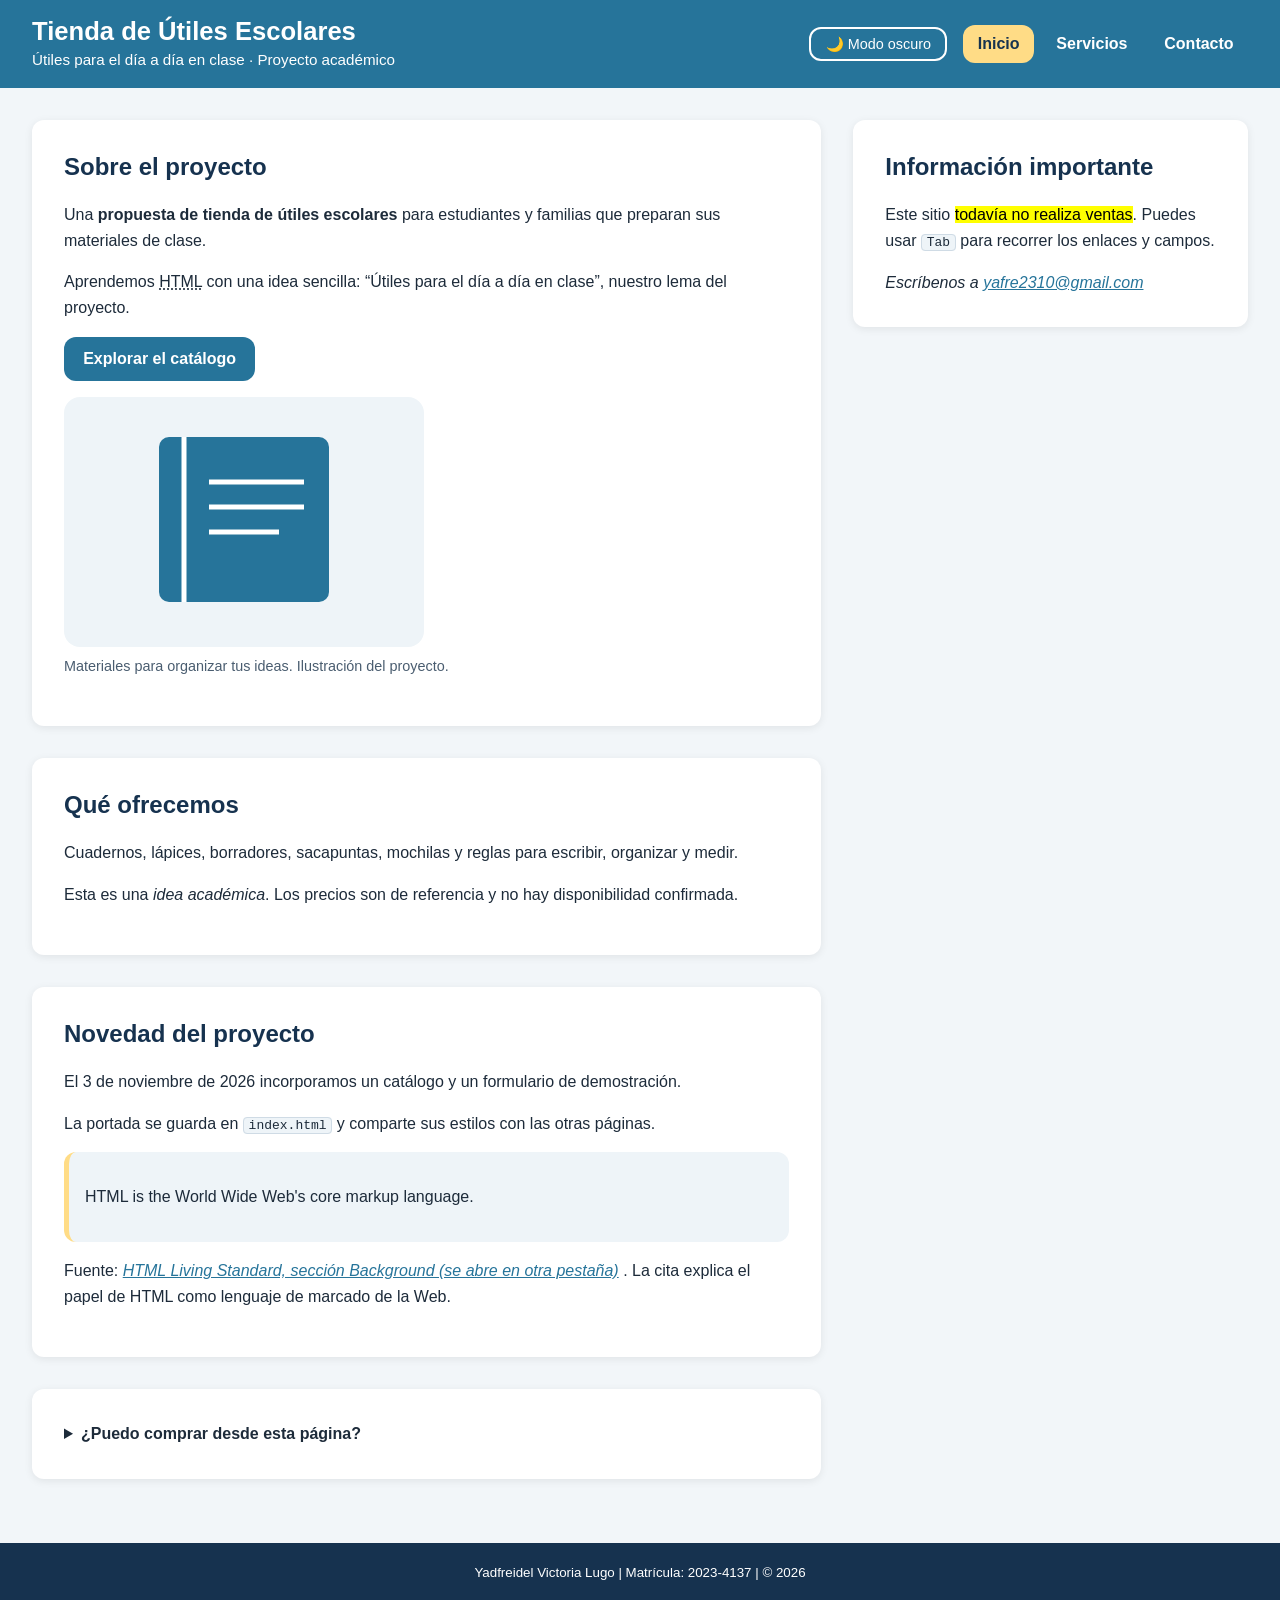
<file: index.html>
<!DOCTYPE html>
<html lang="es">
    <head>
        <meta charset="UTF-8">
        <meta name="viewport" content="width=device-width, initial-scale=1.0">
        <title>Inicio | Tienda de Útiles Escolares</title>
        <meta name="description" content="Proyecto académico de útiles escolares dirigido a estudiantes y sus familias.">
        <link rel="stylesheet" href="css/estilos.css">
        <script src="js/app.js" defer></script>
    </head>
    <body>
        <header class="encabezado">
            <div class="marca">
                <h1>Tienda de Útiles Escolares</h1>
                <p>Útiles para el día a día en clase · Proyecto académico</p>
            </div>
            <div class="botones-encabezado">
                <button type="button" class="boton-tema" id="boton-tema">🌙 Modo oscuro</button>
                <button type="button" class="boton-menu" id="boton-menu" aria-expanded="false" aria-controls="menu-principal" aria-label="Abrir o cerrar el menú">☰</button>
            </div>
            <nav class="menu" id="menu-principal" aria-label="Menú principal">
                <a href="index.html" aria-current="page">Inicio</a>
                <a href="servicios.html">Servicios</a>
                <a href="contacto.html">Contacto</a>
            </nav>
        </header>
        <div class="portada">
            <main>
                <section>
                    <h2>Sobre el proyecto</h2>
                    <p>Una <strong>propuesta de tienda de útiles escolares</strong> para estudiantes y familias que preparan sus materiales de clase.</p>
                    <p>Aprendemos <abbr title="Lenguaje de Marcado de Hipertexto">HTML</abbr> con una idea sencilla: <q>Útiles para el día a día en clase</q>, nuestro lema del proyecto.</p>
                    <a href="servicios.html" class="boton">Explorar el catálogo</a>
                    <figure>
                        <img src="imagenes/cuadernos.svg" alt="Ilustración de un cuaderno azul con líneas blancas" width="360" height="250">
                        <figcaption>Materiales para organizar tus ideas. Ilustración del proyecto.</figcaption>
                    </figure>
                </section>
                <section>
                    <h2>Qué ofrecemos</h2>
                    <p>Cuadernos, lápices, borradores, sacapuntas, mochilas y reglas para escribir, organizar y medir.</p>
                    <p>Esta es una <em>idea académica</em>. Los precios son de referencia y no hay disponibilidad confirmada.</p>
                </section>
                <article>
                    <h2>Novedad del proyecto</h2>
                    <p>El <time datetime="2026-11-03">3 de noviembre de 2026</time> incorporamos un catálogo y un formulario de demostración.</p>
                    <p>La portada se guarda en <code>index.html</code> y comparte sus estilos con las otras páginas.</p>
                    <blockquote cite="https://html.spec.whatwg.org/multipage/introduction.html#background">
                        <p lang="en">HTML is the World Wide Web's core markup language.</p>
                    </blockquote>
                    <p>Fuente: <cite>
                            <a href="https://html.spec.whatwg.org/multipage/introduction.html#background" target="_blank" rel="noopener">HTML Living Standard, sección Background (se abre en otra pestaña)</a>
                        </cite>. La cita explica el papel de HTML como lenguaje de marcado de la Web.</p>
                </article>
                <details>
                    <summary>¿Puedo comprar desde esta página?</summary>
                    <p>Por ahora no. El catálogo y el formulario sirven para aprender HTML, CSS y JavaScript.</p>
                </details>
            </main>
            <aside>
                <h2>Información importante</h2>
                <p>Este sitio <mark>todavía no realiza ventas</mark>. Puedes usar <kbd>Tab</kbd> para recorrer los enlaces y campos.</p>
                <address>
                    Escríbenos a <a href="mailto:yafre2310@gmail.com">yafre2310@gmail.com</a>
                </address>
            </aside>
        </div>
        <footer>
            <p>
                <small>Yadfreidel Victoria Lugo | Matrícula: 2023-4137 | © <span id="anio">2026</span></small>
            </p>
        </footer>
        <button type="button" class="boton-arriba" id="boton-arriba" aria-label="Volver arriba">↑</button>
    </body>
</html>
</file>
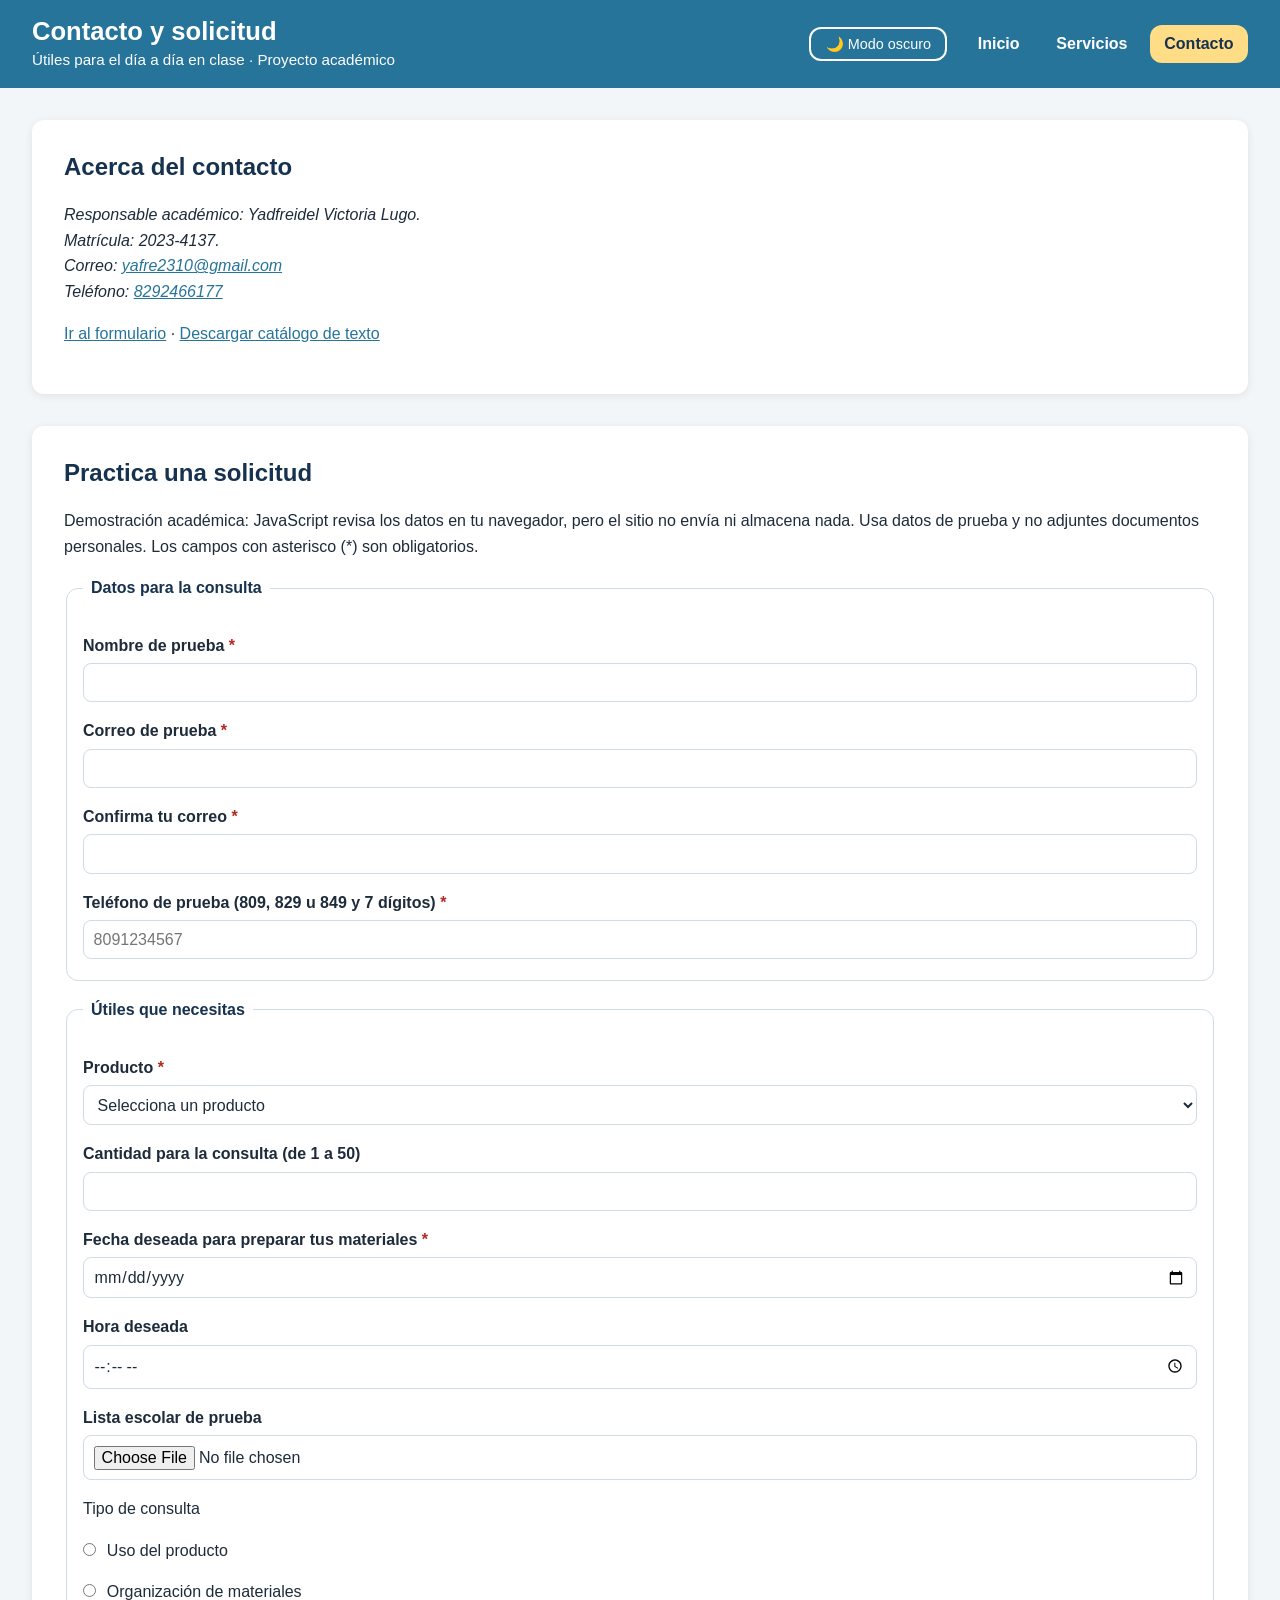
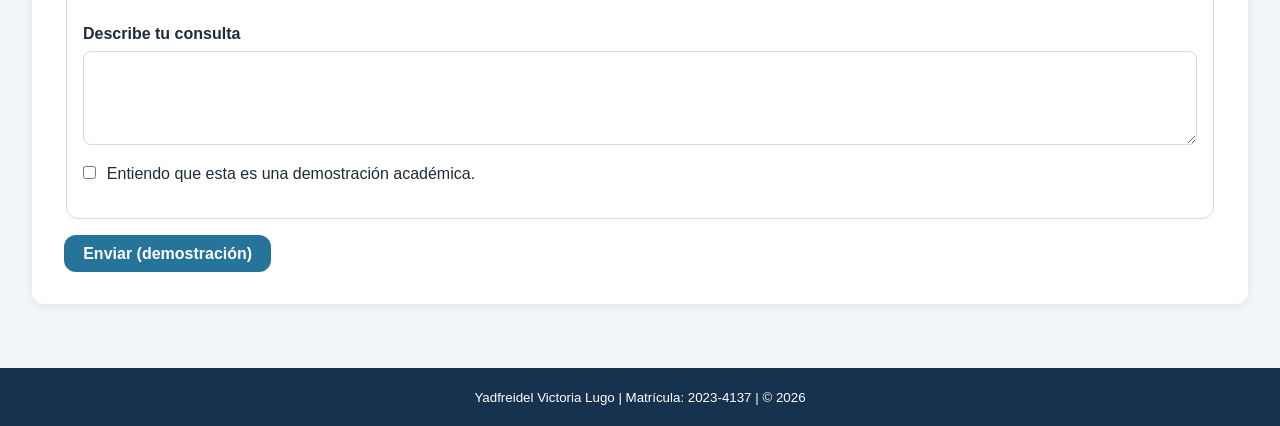
<file: contacto.html>
<!DOCTYPE html>
<html lang="es">
    <head>
        <meta charset="UTF-8">
        <meta name="viewport" content="width=device-width, initial-scale=1.0">
        <title>Contacto y solicitud | Tienda de Útiles Escolares</title>
        <meta name="description" content="Formulario académico para practicar una consulta sobre útiles escolares sin enviar ni almacenar datos.">
        <link rel="stylesheet" href="css/estilos.css">
        <script src="js/app.js" defer></script>
    </head>
    <body>
        <header class="encabezado">
            <div class="marca">
                <h1>Contacto y solicitud</h1>
                <p>Útiles para el día a día en clase · Proyecto académico</p>
            </div>
            <div class="botones-encabezado">
                <button type="button" class="boton-tema" id="boton-tema">🌙 Modo oscuro</button>
                <button type="button" class="boton-menu" id="boton-menu" aria-expanded="false" aria-controls="menu-principal" aria-label="Abrir o cerrar el menú">☰</button>
            </div>
            <nav class="menu" id="menu-principal" aria-label="Menú principal">
                <a href="index.html">Inicio</a>
                <a href="servicios.html">Servicios</a>
                <a href="contacto.html" aria-current="page">Contacto</a>
            </nav>
        </header>
        <main>
            <section>
                <h2>Acerca del contacto</h2>
                <address>
                    Responsable académico: Yadfreidel Victoria Lugo.<br>
                    Matrícula: 2023-4137.<br>
                    Correo: <a href="mailto:yafre2310@gmail.com">yafre2310@gmail.com</a>
                    <br>
                    Teléfono: <a href="tel:8292466177">8292466177</a>
                </address>
                <p>
                    <a href="#solicitud">Ir al formulario</a> · <a href="catalogo.txt" download>Descargar catálogo de texto</a>
                </p>
            </section>
            <section id="solicitud">
                <h2>Practica una solicitud</h2>
                <p id="aviso">Demostración académica: JavaScript revisa los datos en tu navegador, pero el sitio no envía ni almacena nada. Usa datos de prueba y no adjuntes documentos personales. Los campos con asterisco (*) son obligatorios.</p>
                <form id="formulario" novalidate aria-describedby="aviso">
                    <fieldset>
                        <legend>Datos para la consulta</legend>
                        <label for="nombre" class="requerido">Nombre de prueba</label>
                        <input type="text" id="nombre" name="nombre" required minlength="3" aria-describedby="error-nombre">
                        <span class="error" id="error-nombre"></span>
                        <label for="correo" class="requerido">Correo de prueba</label>
                        <input type="email" id="correo" name="correo" required aria-describedby="error-correo">
                        <span class="error" id="error-correo"></span>
                        <label for="confirmar-correo" class="requerido">Confirma tu correo</label>
                        <input type="email" id="confirmar-correo" name="confirmar-correo" required aria-describedby="error-confirmar-correo">
                        <span class="error" id="error-confirmar-correo"></span>
                        <label for="telefono" class="requerido">Teléfono de prueba (809, 829 u 849 y 7 dígitos)</label>
                        <input type="tel" id="telefono" name="telefono" placeholder="8091234567" required pattern="(809|829|849)[0-9]{7}" aria-describedby="error-telefono">
                        <span class="error" id="error-telefono"></span>
                    </fieldset>
                    <fieldset>
                        <legend>Útiles que necesitas</legend>
                        <label for="producto" class="requerido">Producto</label>
                        <select id="producto" name="producto" required aria-describedby="error-producto">
                            <option value="">Selecciona un producto</option>
                            <optgroup label="Escritura">
                                <option value="cuaderno">Cuaderno</option>
                                <option value="lapiz">Lápiz</option>
                                <option value="borrador">Borrador</option>
                                <option value="sacapuntas">Sacapuntas</option>
                            </optgroup>
                            <optgroup label="Organización y medición">
                                <option value="mochila">Mochila</option>
                                <option value="regla">Regla</option>
                            </optgroup>
                        </select>
                        <span class="error" id="error-producto"></span>
                        <label for="cantidad">Cantidad para la consulta (de 1 a 50)</label>
                        <input type="number" id="cantidad" name="cantidad" min="1" max="50" aria-describedby="error-cantidad">
                        <span class="error" id="error-cantidad"></span>
                        <label for="fecha" class="requerido">Fecha deseada para preparar tus materiales</label>
                        <input type="date" id="fecha" name="fecha" required aria-describedby="error-fecha">
                        <span class="error" id="error-fecha"></span>
                        <label for="hora">Hora deseada</label>
                        <input type="time" id="hora" name="hora">
                        <label for="archivo">Lista escolar de prueba</label>
                        <input type="file" id="archivo" name="archivo">
                        <p>Tipo de consulta</p>
                        <p>
                            <input type="radio" id="uso" name="consulta" value="uso">
                            <label for="uso">Uso del producto</label>
                        </p>
                        <p>
                            <input type="radio" id="organizacion" name="consulta" value="organizacion">
                            <label for="organizacion">Organización de materiales</label>
                        </p>
                        <label for="mensaje">Describe tu consulta</label>
                        <textarea id="mensaje" name="mensaje" rows="4"></textarea>
                        <p>
                            <input type="checkbox" id="demostracion" name="demostracion">
                            <label for="demostracion">Entiendo que esta es una demostración académica.</label>
                        </p>
                    </fieldset>
                    <button type="submit" class="boton">Enviar (demostración)</button>
                </form>
                <div class="mensaje-exito" id="mensaje-exito" aria-live="polite"></div>
            </section>
        </main>
        <footer>
            <p>
                <small>Yadfreidel Victoria Lugo | Matrícula: 2023-4137 | © <span id="anio">2026</span></small>
            </p>
        </footer>
        <button type="button" class="boton-arriba" id="boton-arriba" aria-label="Volver arriba">↑</button>
    </body>
</html>
</file>
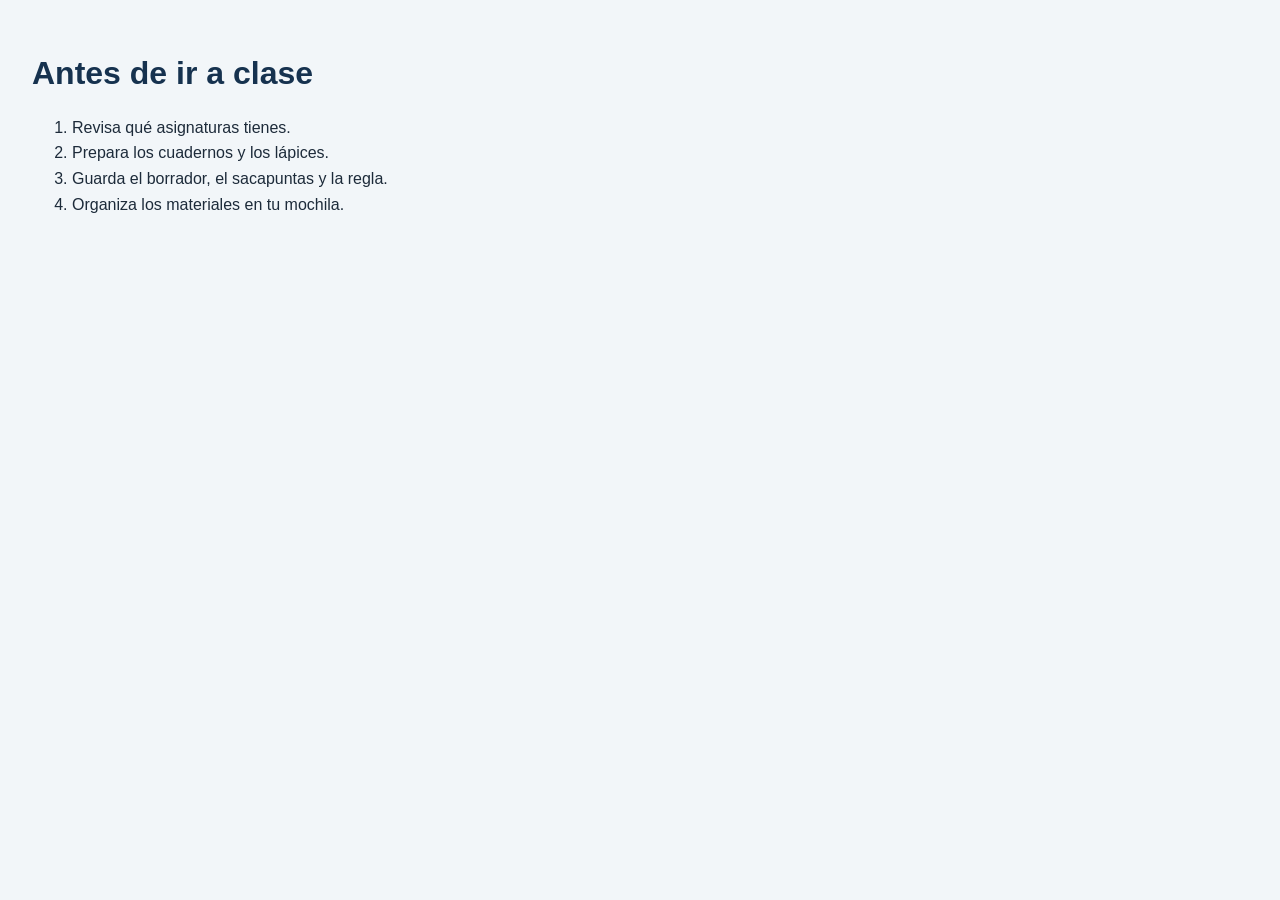
<file: guia.html>
<!DOCTYPE html>
<html lang="es">
    <head>
        <meta charset="UTF-8">
        <meta name="viewport" content="width=device-width, initial-scale=1.0">
        <title>Guía de preparación escolar</title>
        <meta name="description" content="Guía corta con los pasos para preparar los útiles escolares antes de ir a clase.">
        <link rel="stylesheet" href="css/estilos.css">
        <script src="js/app.js" defer></script>
    </head>
    <body>
        <main>
            <h1>Antes de ir a clase</h1>
            <ol>
                <li>Revisa qué asignaturas tienes.</li>
                <li>Prepara los cuadernos y los lápices.</li>
                <li>Guarda el borrador, el sacapuntas y la regla.</li>
                <li>Organiza los materiales en tu mochila.</li>
            </ol>
        </main>
    </body>
</html>
</file>
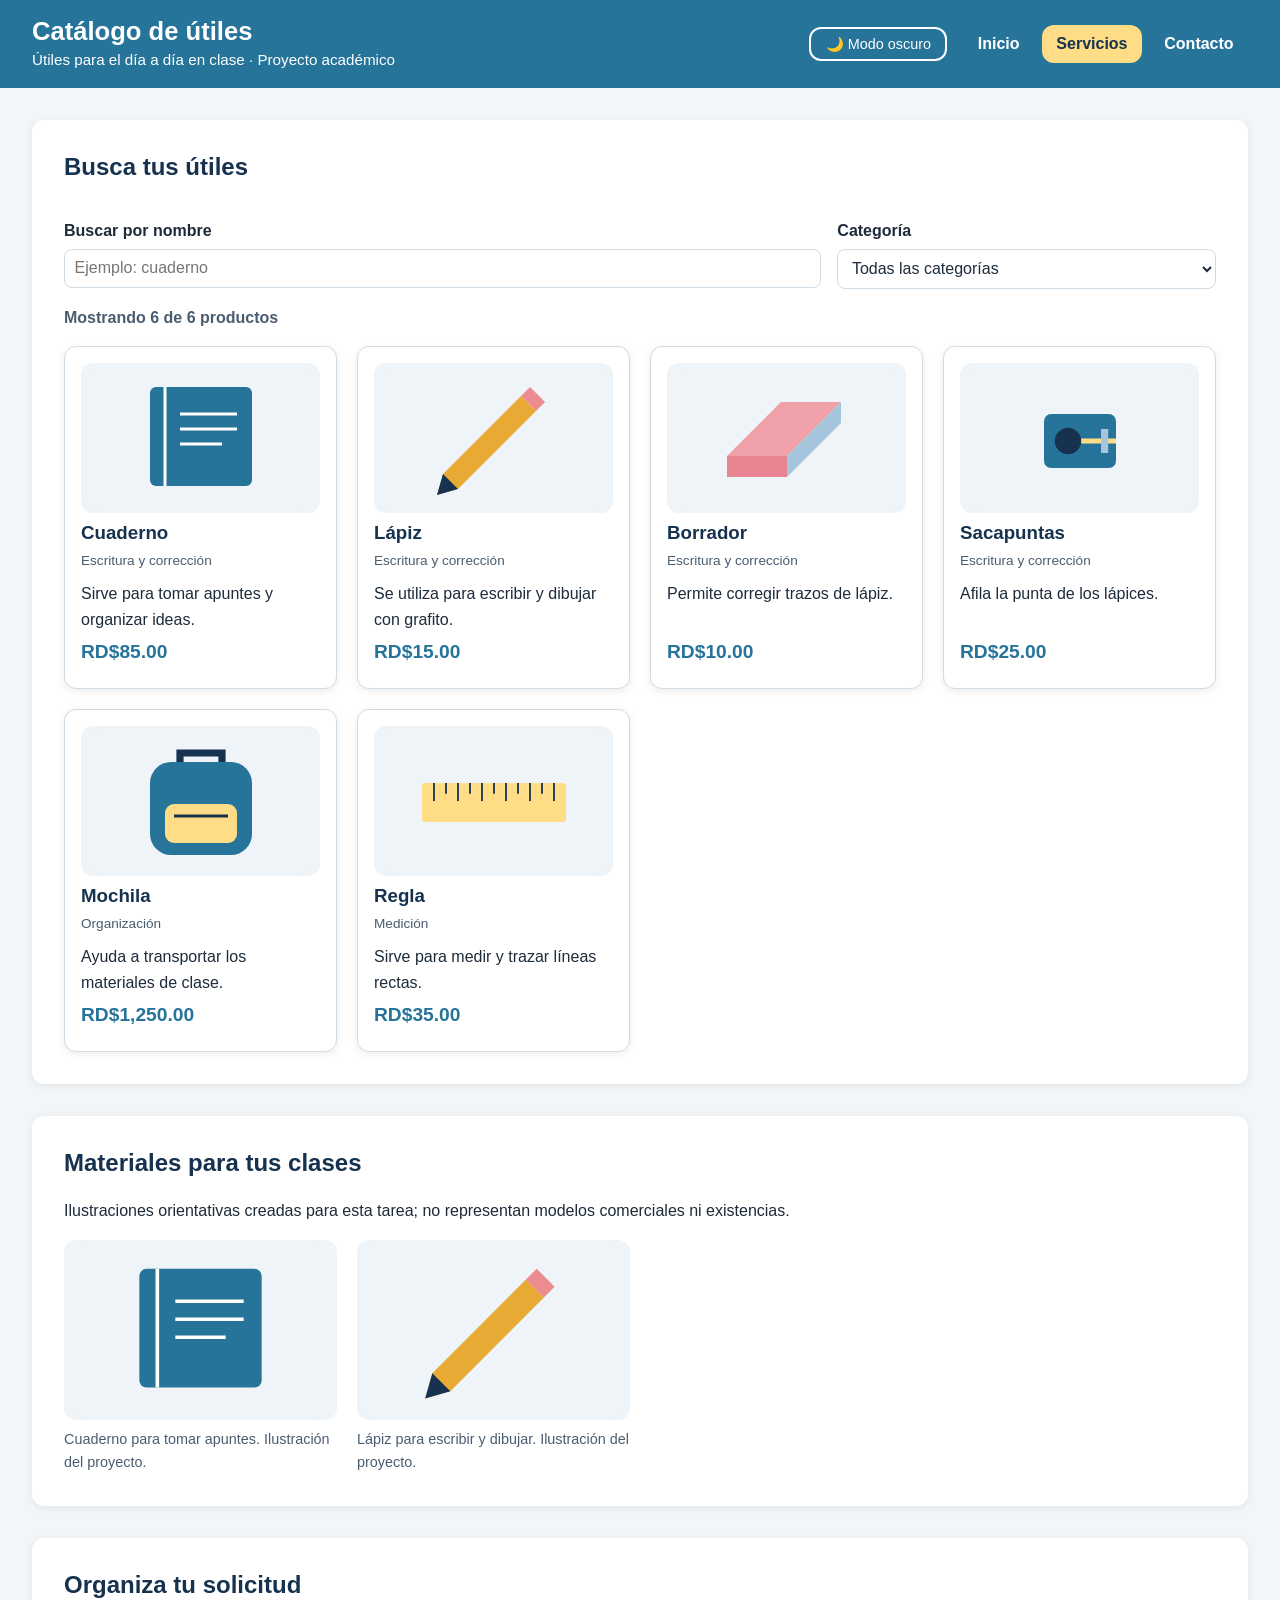
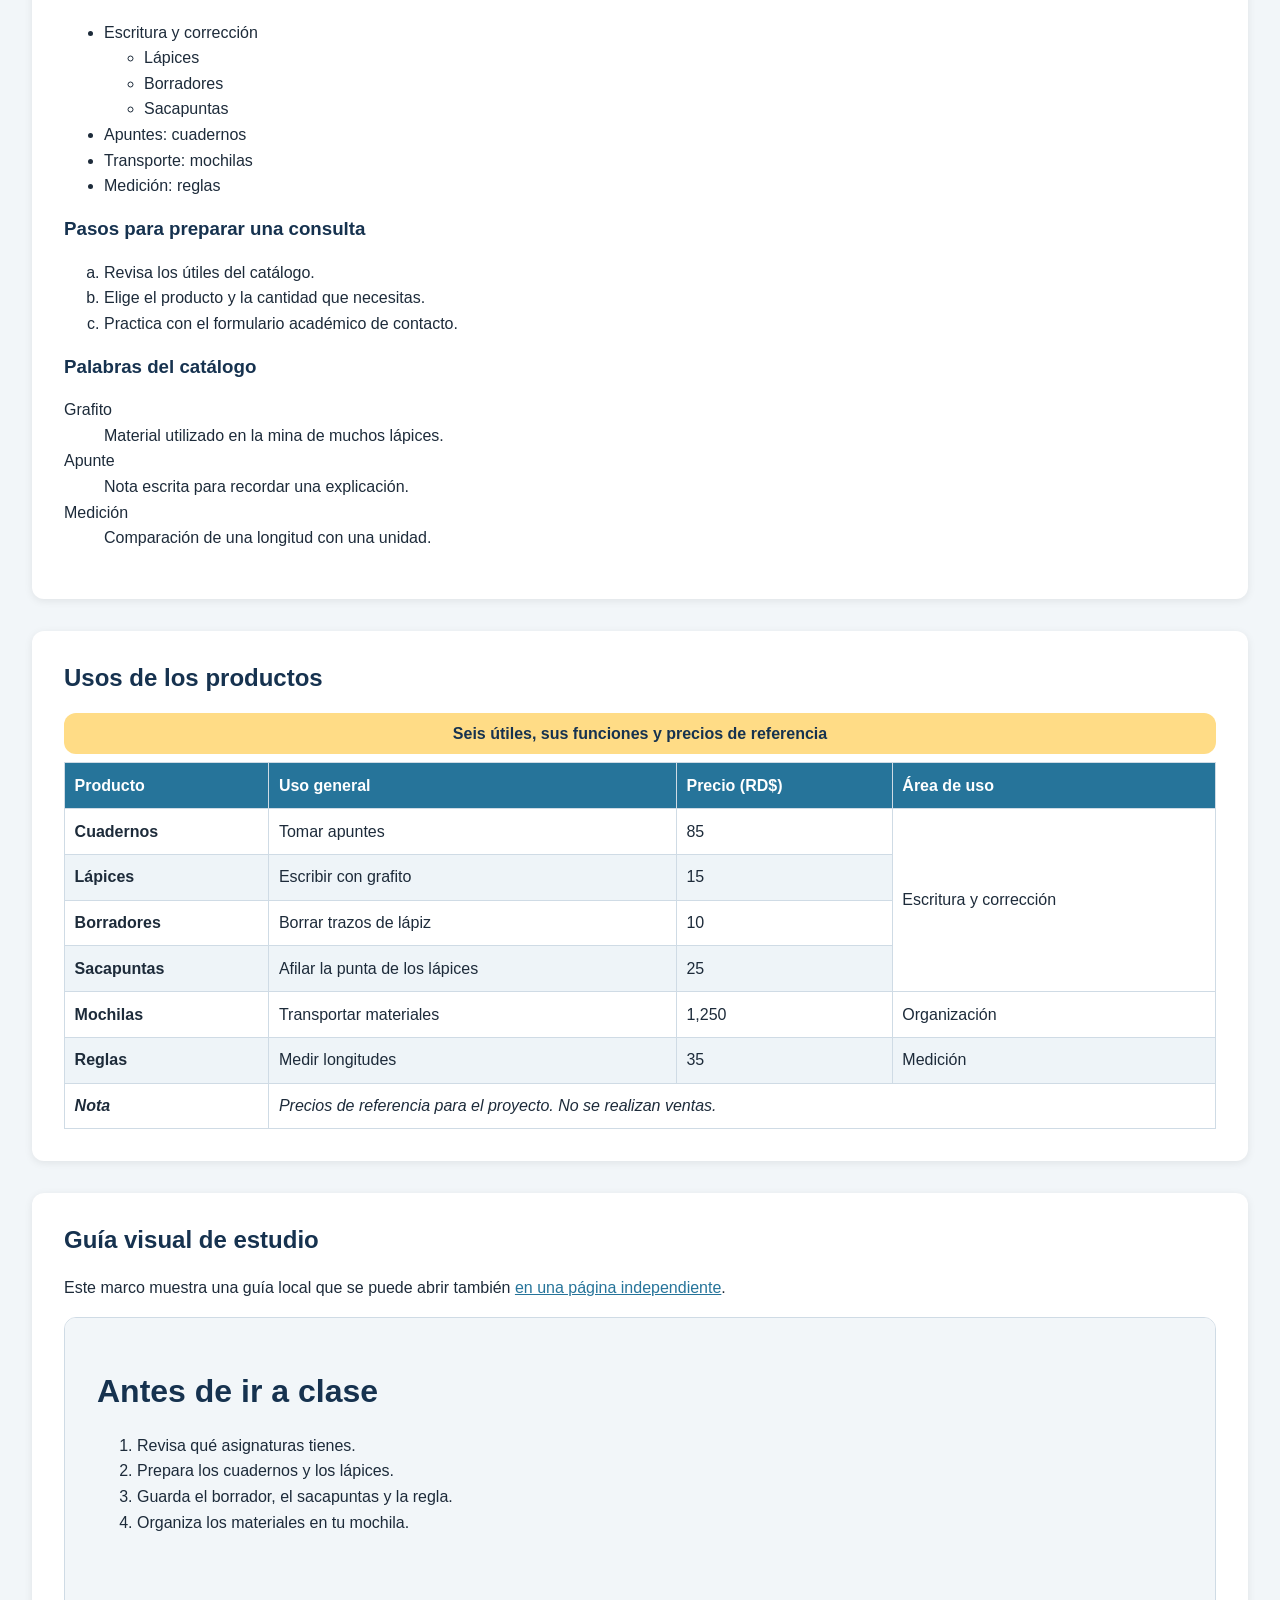
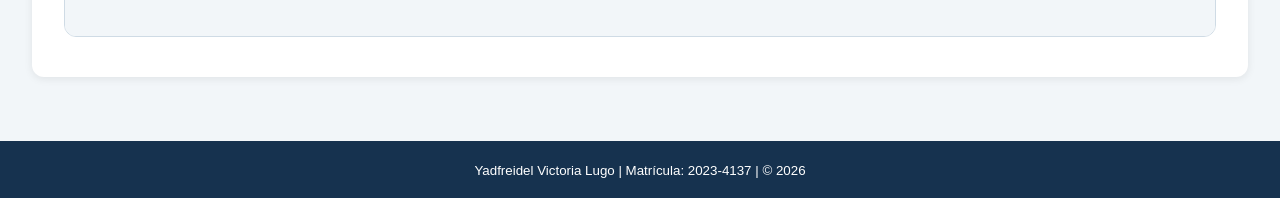
<file: servicios.html>
<!DOCTYPE html>
<html lang="es">
    <head>
        <meta charset="UTF-8">
        <meta name="viewport" content="width=device-width, initial-scale=1.0">
        <title>Catálogo de útiles | Tienda de Útiles Escolares</title>
        <meta name="description" content="Catálogo educativo de seis útiles escolares con precios de referencia, sus usos y una guía para solicitar información.">
        <link rel="stylesheet" href="css/estilos.css">
        <script src="js/app.js" defer></script>
    </head>
    <body>
        <header class="encabezado">
            <div class="marca">
                <h1>Catálogo de útiles</h1>
                <p>Útiles para el día a día en clase · Proyecto académico</p>
            </div>
            <div class="botones-encabezado">
                <button type="button" class="boton-tema" id="boton-tema">🌙 Modo oscuro</button>
                <button type="button" class="boton-menu" id="boton-menu" aria-expanded="false" aria-controls="menu-principal" aria-label="Abrir o cerrar el menú">☰</button>
            </div>
            <nav class="menu" id="menu-principal" aria-label="Menú principal">
                <a href="index.html">Inicio</a>
                <a href="servicios.html" aria-current="page">Servicios</a>
                <a href="contacto.html">Contacto</a>
            </nav>
        </header>
        <main>
            <section>
                <h2>Busca tus útiles</h2>
                <div class="filtros">
                    <p class="filtro">
                        <label for="buscador">Buscar por nombre</label>
                        <input type="search" id="buscador" name="buscador" placeholder="Ejemplo: cuaderno">
                    </p>
                    <p class="filtro">
                        <label for="filtro-categoria">Categoría</label>
                        <select id="filtro-categoria" name="filtro-categoria">
                            <option value="todas">Todas las categorías</option>
                            <option value="Escritura y corrección">Escritura y corrección</option>
                            <option value="Organización">Organización</option>
                            <option value="Medición">Medición</option>
                        </select>
                    </p>
                </div>
                <p class="contador" id="contador" aria-live="polite"></p>
                <p class="sin-resultados" id="sin-resultados" hidden>No encontramos productos con esa búsqueda. Prueba con otra palabra o elige «Todas las categorías».</p>
                <div class="tarjetas" id="tarjetas"></div>
            </section>
            <section>
                <h2>Materiales para tus clases</h2>
                <p>Ilustraciones orientativas creadas para esta tarea; no representan modelos comerciales ni existencias.</p>
                <div class="galeria">
                    <figure>
                        <img src="imagenes/cuadernos.svg" alt="Cuaderno azul con líneas blancas en la portada" width="360" height="250">
                        <figcaption>Cuaderno para tomar apuntes. Ilustración del proyecto.</figcaption>
                    </figure>
                    <figure>
                        <img src="imagenes/lapices.svg" alt="Lápiz amarillo con punta oscura y borrador rosado" width="360" height="250">
                        <figcaption>Lápiz para escribir y dibujar. Ilustración del proyecto.</figcaption>
                    </figure>
                </div>
            </section>
            <section>
                <h2>Organiza tu solicitud</h2>
                <ul>
                    <li>Escritura y corrección<ul>
                            <li>Lápices</li>
                            <li>Borradores</li>
                            <li>Sacapuntas</li>
                        </ul>
                    </li>
                    <li>Apuntes: cuadernos</li>
                    <li>Transporte: mochilas</li>
                    <li>Medición: reglas</li>
                </ul>
                <h3>Pasos para preparar una consulta</h3>
                <ol type="a">
                    <li>Revisa los útiles del catálogo.</li>
                    <li>Elige el producto y la cantidad que necesitas.</li>
                    <li>Practica con el formulario académico de contacto.</li>
                </ol>
                <h3>Palabras del catálogo</h3>
                <dl>
                    <dt>Grafito</dt>
                    <dd>Material utilizado en la mina de muchos lápices.</dd>
                    <dt>Apunte</dt>
                    <dd>Nota escrita para recordar una explicación.</dd>
                    <dt>Medición</dt>
                    <dd>Comparación de una longitud con una unidad.</dd>
                </dl>
            </section>
            <section>
                <h2>Usos de los productos</h2>
                <div class="tabla-contenedor">
                    <table>
                        <caption>Seis útiles, sus funciones y precios de referencia</caption>
                        <thead>
                            <tr>
                                <th scope="col">Producto</th>
                                <th scope="col">Uso general</th>
                                <th scope="col">Precio (RD$)</th>
                                <th scope="col">Área de uso</th>
                            </tr>
                        </thead>
                        <tbody>
                            <tr>
                                <th scope="row">Cuadernos</th>
                                <td>Tomar apuntes</td>
                                <td>85</td>
                                <td rowspan="4">Escritura y corrección</td>
                            </tr>
                            <tr>
                                <th scope="row">Lápices</th>
                                <td>Escribir con grafito</td>
                                <td>15</td>
                            </tr>
                            <tr>
                                <th scope="row">Borradores</th>
                                <td>Borrar trazos de lápiz</td>
                                <td>10</td>
                            </tr>
                            <tr>
                                <th scope="row">Sacapuntas</th>
                                <td>Afilar la punta de los lápices</td>
                                <td>25</td>
                            </tr>
                            <tr>
                                <th scope="row">Mochilas</th>
                                <td>Transportar materiales</td>
                                <td>1,250</td>
                                <td>Organización</td>
                            </tr>
                            <tr>
                                <th scope="row">Reglas</th>
                                <td>Medir longitudes</td>
                                <td>35</td>
                                <td>Medición</td>
                            </tr>
                        </tbody>
                        <tfoot>
                            <tr>
                                <th scope="row">Nota</th>
                                <td colspan="3">Precios de referencia para el proyecto. No se realizan ventas.</td>
                            </tr>
                        </tfoot>
                    </table>
                </div>
            </section>
            <section>
                <h2>Guía visual de estudio</h2>
                <p>Este marco muestra una guía local que se puede abrir también <a href="guia.html">en una página independiente</a>.</p>
                <iframe src="guia.html" title="Guía para preparar los útiles antes de clase" loading="lazy"></iframe>
            </section>
        </main>
        <footer>
            <p>
                <small>Yadfreidel Victoria Lugo | Matrícula: 2023-4137 | © <span id="anio">2026</span></small>
            </p>
        </footer>
        <button type="button" class="boton-arriba" id="boton-arriba" aria-label="Volver arriba">↑</button>
    </body>
</html>
</file>
<file: css/estilos.css>
/* =========================================================
   Hoja de estilos de la Tienda de Útiles Escolares
   Autora del proyecto: Yadfreidel Victoria Lugo (2023-4137)
   Una sola hoja para todas las páginas.
   ========================================================= */


/* 1. Variables
   ---------------------------------------------------------
   Guardamos los colores, la fuente, los espacios y el radio
   en un solo lugar. Luego los usamos con var(--nombre).
   Si cambiamos un valor aquí, cambia en toda la página. */
:root {
    /* Colores (tomados de las ilustraciones del proyecto) */
    --color-primario: #26749a;
    --color-oscuro: #16324f;
    --color-acento: #ffdc86;
    --color-fondo: #f2f6f9;
    --color-superficie: #ffffff;
    --color-texto: #1d2b3a;
    --color-texto-suave: #4a5d70;
    --color-borde: #cfdbe5;
    --color-fila: #eef4f8;
    --color-error: #b3261e;
    --color-exito: #1e7a3c;
    --color-titulos: #16324f;
    /* Color del texto que va encima del color primario (botones) */
    --color-sobre-primario: #ffffff;

    /* Colores del encabezado y del pie */
    --color-encabezado: #26749a;
    --color-texto-encabezado: #ffffff;
    --color-pie: #16324f;

    /* Fuente con respaldo: si no existe Poppins, usa Arial */
    --fuente: "Poppins", Arial, sans-serif;

    /* Espacios */
    --espacio: 1rem;
    --espacio-grande: 2rem;

    /* Bordes redondeados y sombra */
    --radio: 12px;
    --sombra: 0 2px 8px rgba(0, 0, 0, 0.08);

    /* Ancho máximo del contenido */
    --ancho-maximo: 1400px;

    /* Fondo detrás de las ilustraciones. Es el mismo color que traen
       los SVG, así el espacio sobrante no se nota. No cambia en modo
       oscuro porque las ilustraciones siempre son claras. */
    --color-fondo-imagen: #eef4f8;
}


/* 2. Base
   ---------------------------------------------------------
   Reglas generales para todas las etiquetas. */

/* Hace que el padding y el borde se cuenten dentro del ancho */
* {
    box-sizing: border-box;
}

/* El body es una columna: header arriba, contenido, footer abajo */
body {
    margin: 0;
    min-height: 100vh;
    display: flex;
    flex-direction: column;
    font-family: var(--fuente);
    line-height: 1.6;
    color: var(--color-texto);
    background-color: var(--color-fondo);
}

h1,
h2,
h3 {
    line-height: 1.25;
    color: var(--color-titulos);
}

h2 {
    margin-top: 0;
}

a {
    color: var(--color-primario);
}

/* Las imágenes y marcos nunca son más anchos que su contenedor */
img,
iframe,
video {
    max-width: 100%;
}

img {
    height: auto;
}

figure {
    margin: var(--espacio) 0;
}

figcaption {
    font-size: 0.9rem;
    color: var(--color-texto-suave);
}

blockquote {
    margin: var(--espacio) 0;
    padding: var(--espacio);
    border-left: 5px solid var(--color-acento);
    background-color: var(--color-fila);
    border-radius: var(--radio);
}

code,
kbd {
    padding: 0 0.3rem;
    border: 1px solid var(--color-borde);
    border-radius: 4px;
    background-color: var(--color-fila);
}


/* 3. Header y menú
   ---------------------------------------------------------
   Usamos Flexbox para poner el título, los botones y el menú
   en una misma fila. */
.encabezado {
    display: flex;
    flex-wrap: wrap;
    justify-content: space-between;
    align-items: center;
    gap: var(--espacio);
    padding: var(--espacio) var(--espacio-grande);
    background-color: var(--color-encabezado);
    color: var(--color-texto-encabezado);
}

/* La marca ocupa todo el espacio libre y empuja lo demás a la derecha */
.marca {
    flex: 1;
}

/* Selector descendiente: el h1 y el p que están DENTRO de .marca */
.marca h1 {
    margin: 0;
    font-size: 1.6rem;
    color: var(--color-texto-encabezado);
}

.marca p {
    margin: 0;
    font-size: 0.95rem;
}

.botones-encabezado {
    display: flex;
    align-items: center;
    gap: 0.5rem;
}

/* El menú: los tres enlaces en fila */
.menu {
    display: flex;
    align-items: center;
    gap: 0.5rem;
}

.menu a {
    padding: 0.4rem 0.9rem;
    border-radius: var(--radio);
    color: var(--color-texto-encabezado);
    text-decoration: none;
    font-weight: bold;
}

/* Selector de atributo: el enlace de la página actual */
.menu a[aria-current="page"] {
    background-color: var(--color-acento);
    color: var(--color-oscuro);
}

/* Botón de modo oscuro */
.boton-tema {
    padding: 0.4rem 0.9rem;
    border: 2px solid var(--color-texto-encabezado);
    border-radius: var(--radio);
    background-color: transparent;
    color: var(--color-texto-encabezado);
    font-family: var(--fuente);
    font-size: 0.9rem;
    cursor: pointer;
}

/* Botón hamburguesa: en escritorio no se ve (aparece en móvil) */
.boton-menu {
    display: none;
    padding: 0.2rem 0.7rem;
    border: 2px solid var(--color-texto-encabezado);
    border-radius: var(--radio);
    background-color: transparent;
    color: var(--color-texto-encabezado);
    font-size: 1.4rem;
    cursor: pointer;
}


/* 4. Layout
   ---------------------------------------------------------
   Cómo se reparte el espacio de la página. */

/* El contenido principal crece (flex: 1) para empujar el footer abajo.
   Ocupa todo el ancho (100%) hasta un máximo de 1400px, centrado
   con margin auto y con 32px (2rem) de espacio a cada lado. */
main {
    flex: 1;
    width: 100%;
    max-width: var(--ancho-maximo);
    margin: 0 auto;
    padding: var(--espacio-grande);
}

/* Cada bloque del contenido parece una tarjeta blanca */
main section,
main article,
aside,
details {
    margin-bottom: var(--espacio-grande);
    padding: var(--espacio-grande);
    background-color: var(--color-superficie);
    border-radius: var(--radio);
    box-shadow: var(--sombra);
}

/* Portada (index.html): main y aside en dos columnas con Grid.
   La primera columna mide el doble que la segunda (2fr y 1fr). */
.portada {
    flex: 1;
    display: grid;
    grid-template-columns: 2fr 1fr;
    gap: var(--espacio-grande);
    width: 100%;
    max-width: var(--ancho-maximo);
    margin: 0 auto;
    padding: var(--espacio-grande);
}

/* Dentro de la portada, main ya no necesita su propio margen ni ancho */
.portada main {
    padding: 0;
}

/* El aside se queda arriba de su columna y no se estira */
.portada aside {
    align-self: start;
}

details summary {
    font-weight: bold;
    cursor: pointer;
}

/* El marco de la guía ocupa todo el ancho */
iframe {
    width: 100%;
    height: 320px;
    border: 1px solid var(--color-borde);
    border-radius: var(--radio);
}


/* 5. Botones
   ---------------------------------------------------------
   La clase .boton sirve para enlaces y para el botón de enviar. */
.boton {
    display: inline-block;
    padding: 0.6rem 1.2rem;
    border: none;
    border-radius: var(--radio);
    background-color: var(--color-primario);
    color: var(--color-sobre-primario);
    font-family: var(--fuente);
    font-size: 1rem;
    font-weight: bold;
    text-decoration: none;
    cursor: pointer;
}


/* 6. Catálogo: filtros y tarjetas
   --------------------------------------------------------- */

/* El buscador y el select en una sola fila con Grid:
   el buscador mide el doble (2fr) que el select (1fr) */
.filtros {
    display: grid;
    grid-template-columns: 2fr 1fr;
    gap: var(--espacio);
}

.filtro {
    margin: 0;
}

.contador {
    font-weight: bold;
    color: var(--color-texto-suave);
}

.sin-resultados {
    padding: var(--espacio);
    border-radius: var(--radio);
    background-color: var(--color-fila);
    text-align: center;
}

/* Grid de tarjetas: crea tantas columnas como quepan,
   cada una de 220px como mínimo y repartiendo el resto (1fr).
   auto-fill guarda las columnas aunque queden vacías: si el filtro
   deja 1 producto, su tarjeta no se estira a todo el ancho. */
.tarjetas {
    display: grid;
    grid-template-columns: repeat(auto-fill, minmax(220px, 1fr));
    gap: 20px;
}

/* margin: 0 anula el margen de la regla "main article",
   porque cada tarjeta también es un <article> dentro de main */
.tarjeta {
    display: flex;
    flex-direction: column;
    margin: 0;
    padding: var(--espacio);
    border: 1px solid var(--color-borde);
    border-radius: var(--radio);
    background-color: var(--color-superficie);
    box-shadow: var(--sombra);
}

/* Todas las imágenes de las tarjetas miden lo mismo de alto.
   object-fit: contain muestra la imagen completa sin deformarla. */
.tarjeta img {
    width: 100%;
    height: 150px;
    object-fit: contain;
    border-radius: var(--radio);
    background-color: var(--color-fondo-imagen);
}

/* Galería de "Materiales para tus clases" (servicios.html) */
.galeria {
    display: grid;
    grid-template-columns: repeat(auto-fill, minmax(220px, 1fr));
    gap: 20px;
}

.galeria figure {
    margin: 0;
}

/* Imágenes de la galería con un alto máximo de 180px */
.galeria img {
    width: 100%;
    height: 180px;
    object-fit: contain;
    border-radius: var(--radio);
    background-color: var(--color-fondo-imagen);
}

.tarjeta h3 {
    margin: 0.5rem 0 0;
}

.tarjeta p {
    margin: 0.3rem 0;
}

.categoria {
    font-size: 0.85rem;
    color: var(--color-texto-suave);
}

/* margin-top: auto empuja el precio al fondo de la tarjeta.
   Usamos ".tarjeta .precio" para que gane a ".tarjeta p" */
.tarjeta .precio {
    margin-top: auto;
    font-size: 1.2rem;
    font-weight: bold;
    color: var(--color-primario);
}


/* 7. Tabla
   --------------------------------------------------------- */

/* Si la tabla no cabe (en móvil), el contenedor hace scroll horizontal */
.tabla-contenedor {
    overflow-x: auto;
}

table {
    width: 100%;
    border-collapse: collapse;
}

caption {
    margin-bottom: 0.5rem;
    padding: 0.5rem;
    border-radius: var(--radio);
    background-color: var(--color-acento);
    color: var(--color-oscuro);
    font-weight: bold;
}

th,
td {
    padding: 0.6rem;
    border: 1px solid var(--color-borde);
    text-align: left;
}

thead th {
    background-color: var(--color-primario);
    color: var(--color-sobre-primario);
}

/* Pseudoclase :nth-child(even): filas pares con otro color */
tbody tr:nth-child(even) {
    background-color: var(--color-fila);
}

tfoot {
    font-style: italic;
}


/* 8. Formulario
   --------------------------------------------------------- */
fieldset {
    margin-bottom: var(--espacio);
    padding: var(--espacio);
    border: 1px solid var(--color-borde);
    border-radius: var(--radio);
}

legend {
    padding: 0 0.5rem;
    font-weight: bold;
    color: var(--color-titulos);
}

/* Cada etiqueta en su propia línea, encima de su campo */
label {
    display: block;
    margin-top: var(--espacio);
    font-weight: bold;
}

/* Pseudoelemento ::after: agrega un asterisco rojo a los obligatorios */
label.requerido::after {
    content: " *";
    color: var(--color-error);
}

/* Los campos ocupan todo el ancho */
input,
select,
textarea {
    display: block;
    width: 100%;
    margin-top: 0.3rem;
    padding: 0.6rem;
    border: 1px solid var(--color-borde);
    border-radius: 8px;
    background-color: var(--color-superficie);
    color: var(--color-texto);
    font-family: var(--fuente);
    font-size: 1rem;
}

/* Selector de atributo: los radio y checkbox NO ocupan todo el ancho */
input[type="radio"],
input[type="checkbox"] {
    display: inline;
    width: auto;
    margin: 0 0.4rem 0 0;
}

/* Las etiquetas de radio y checkbox van en la misma línea que su casilla */
input[type="radio"] + label,
input[type="checkbox"] + label {
    display: inline;
    font-weight: normal;
}


/* 9. Footer
   --------------------------------------------------------- */
footer {
    padding: var(--espacio);
    background-color: var(--color-pie);
    color: #ffffff;
    text-align: center;
}

footer p {
    margin: 0;
}

/* Botón "volver arriba": fijo en la esquina inferior derecha.
   Empieza invisible; JavaScript le pone la clase .visible
   cuando la persona baja por la página. */
.boton-arriba {
    position: fixed;
    right: var(--espacio);
    bottom: var(--espacio);
    width: 3rem;
    height: 3rem;
    border: none;
    border-radius: 50%;
    background-color: var(--color-primario);
    color: var(--color-sobre-primario);
    font-size: 1.4rem;
    cursor: pointer;
    box-shadow: var(--sombra);
    opacity: 0;
    visibility: hidden;
    transition: opacity 0.3s;
}

.boton-arriba.visible {
    opacity: 1;
    visibility: visible;
}


/* 10. Estados visuales: hover, foco y transiciones
   ---------------------------------------------------------
   transition hace que el cambio sea suave y no de golpe. */

/* Enlaces del menú: el fondo cambia suavemente al pasar el ratón */
.menu a {
    transition: background-color 0.3s;
}

.menu a:hover {
    background-color: rgba(255, 255, 255, 0.2);
}

/* El enlace actual mantiene su color amarillo aunque pase el ratón */
.menu a[aria-current="page"]:hover {
    background-color: var(--color-acento);
}

/* Botones del encabezado */
.boton-tema,
.boton-menu {
    transition: background-color 0.3s;
}

.boton-tema:hover,
.boton-menu:hover {
    background-color: rgba(255, 255, 255, 0.2);
}

/* Botones normales: suben un poco al pasar el ratón */
.boton {
    transition: transform 0.2s, box-shadow 0.2s;
}

.boton:hover {
    transform: translateY(-2px);
    box-shadow: var(--sombra);
}

/* Tarjetas del catálogo: suben y su sombra crece */
.tarjeta {
    transition: transform 0.3s, box-shadow 0.3s;
}

.tarjeta:hover {
    transform: translateY(-4px);
    box-shadow: 0 6px 16px rgba(0, 0, 0, 0.15);
}

/* :focus-visible se activa cuando llegamos con el teclado (Tab).
   Muestra un borde grueso para saber dónde estamos. */
a:focus-visible,
button:focus-visible,
summary:focus-visible {
    outline: 3px solid var(--color-acento);
    outline-offset: 2px;
}

input:focus-visible,
select:focus-visible,
textarea:focus-visible {
    outline: 3px solid var(--color-primario);
    outline-offset: 1px;
    border-color: var(--color-primario);
}

/* Campo con error: JavaScript le pone la clase .invalido */
.invalido {
    border: 2px solid var(--color-error);
    background-color: var(--color-fila);
}

/* Texto del error debajo de cada campo */
.error {
    display: block;
    margin-top: 0.3rem;
    font-size: 0.9rem;
    font-weight: bold;
    color: var(--color-error);
}

/* Mensaje de éxito del formulario */
.mensaje-exito {
    margin-top: var(--espacio);
    padding: var(--espacio);
    border: 2px solid var(--color-exito);
    border-radius: var(--radio);
    color: var(--color-texto);
}

/* :empty = cuando el div no tiene nada adentro, no se muestra */
.mensaje-exito:empty {
    display: none;
}


/* 11. Modo oscuro
   ---------------------------------------------------------
   JavaScript pone la clase "oscuro" en el body.
   Aquí SOLO cambiamos los valores de las variables;
   todas las reglas de arriba se actualizan solas. */
body.oscuro {
    --color-primario: #6cb8dc;
    --color-sobre-primario: #0f1a24;
    --color-fondo: #121a22;
    --color-superficie: #1c2733;
    --color-texto: #e4ecf2;
    --color-texto-suave: #a9bac8;
    --color-borde: #34495c;
    --color-fila: #243241;
    --color-error: #ff8a80;
    --color-exito: #7ddc95;
    --color-titulos: #cfe6f3;
    --color-encabezado: #0f1a24;
    --color-texto-encabezado: #e4ecf2;
    --color-pie: #0b1218;
    --sombra: 0 2px 8px rgba(0, 0, 0, 0.5);
}


/* 12. Media queries (diseño adaptable)
   ---------------------------------------------------------
   Las reglas de adentro solo se aplican cuando la pantalla
   mide como máximo el ancho indicado. */

/* Tabletas y celulares grandes (768px o menos) */
@media (max-width: 768px) {
    /* La portada pasa de dos columnas a una: el aside baja */
    .portada {
        grid-template-columns: 1fr;
    }

    .encabezado {
        padding: var(--espacio);
    }

    /* Aparece el botón hamburguesa */
    .boton-menu {
        display: block;
    }

    /* El menú se oculta y, cuando se muestra, va en columna
       ocupando todo el ancho debajo del título */
    .menu {
        display: none;
        width: 100%;
        flex-direction: column;
        align-items: stretch;
    }

    /* JavaScript agrega la clase .abierto al pulsar ☰ */
    .menu.abierto {
        display: flex;
    }

    main section,
    main article,
    aside,
    details {
        padding: var(--espacio);
    }

    /* Menos espacio a los lados en pantallas pequeñas */
    main,
    .portada {
        padding: var(--espacio);
    }

    /* Buscador y select uno debajo del otro (una sola columna) */
    .filtros {
        grid-template-columns: 1fr;
    }
}

/* Celulares pequeños (480px o menos) */
@media (max-width: 480px) {
    .marca h1 {
        font-size: 1.25rem;
    }

    .marca p {
        font-size: 0.85rem;
    }

    .boton-tema {
        font-size: 0.8rem;
        padding: 0.3rem 0.6rem;
    }

    main,
    .portada {
        padding: var(--espacio) 0.5rem;
    }

    /* Una sola tarjeta por fila */
    .tarjetas {
        grid-template-columns: 1fr;
    }

    /* El botón ocupa todo el ancho para tocarlo fácil con el dedo */
    .boton {
        display: block;
        width: 100%;
        text-align: center;
    }

    th,
    td {
        padding: 0.4rem;
        font-size: 0.9rem;
    }
}
</file>
